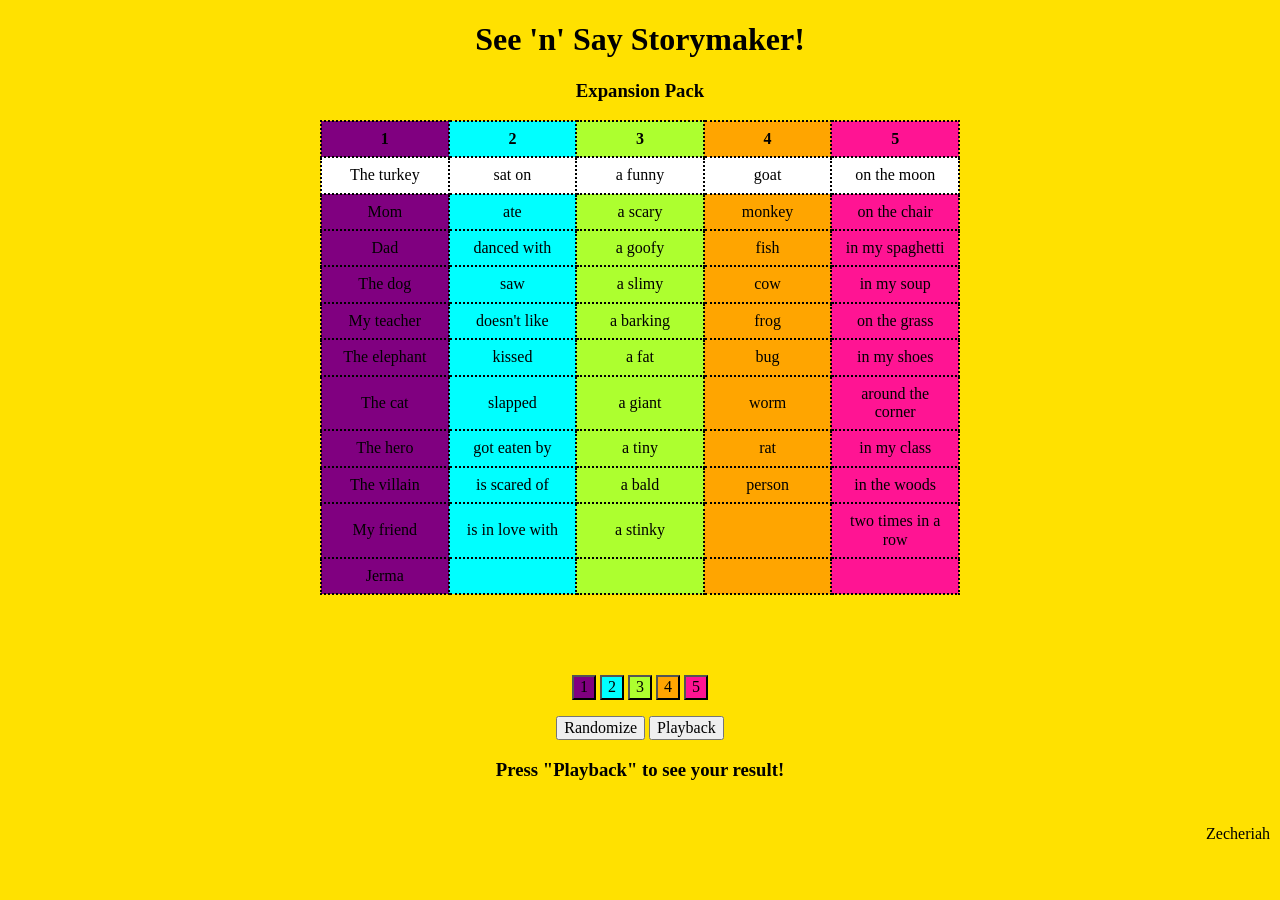
<file: assignment-1/index.html>
<!DOCTYPE html>
<html lang="en">
    <head>
        <meta charset="utf-8" />
        <title>See 'n' Say Storymaker</title>
        <meta name="viewport" content="width=device-width, initial-scale=1.0" />
        <link href="css/normalize.css" rel="stylesheet" />
        <link href="css/styles.css" rel="stylesheet" />
        <script src="js/storymaker.js" defer></script>
    </head>

    <body>
        <h1>See 'n' Say Storymaker!</h1>
        <h3>Expansion Pack</h3>

        <table>
			<thead>
				<tr>
					<th>1</th>
					<th>2</th>
					<th>3</th>
					<th>4</th>
                    <th>5</th>
				</tr>
			</thead>
			<tbody>
                <tr>
                    <!-- td fields are created and filled out out dynamically with js -->
                    <!-- all index 0 fields are selected by default -->
					<td class="selected">loading...</td>
					<td class="selected"></td>
					<td class="selected"></td>
                    <td class="selected"></td>
                    <td class="selected"></td>
				</tr>

                <!-- more tr elements are created with js -->
			</tbody>
		</table>

        <div id="wordButtons">
            <button>1</button>
            <button>2</button>
            <button>3</button>
            <button>4</button>
            <button>5</button>
        </div>

        <button id="random">Randomize</button>
        <button id="submit">Playback</button>
        <h3 id="output">Press "Playback" to see your result!</h3>

        <footer><p>Zecheriah</p></footer>
    </body>
</html>
</file>
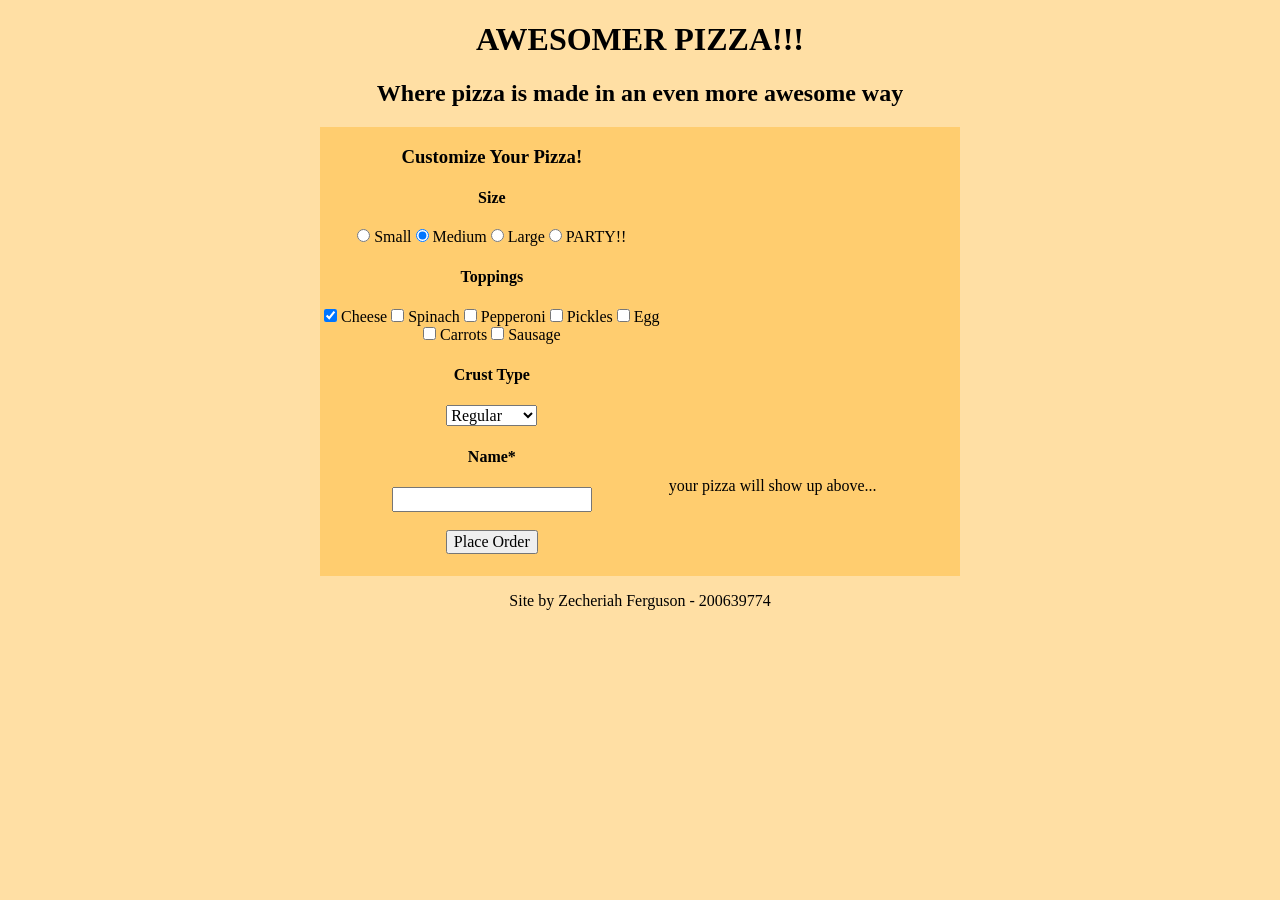
<file: assignment-2/index.html>
<!DOCTYPE html>
<html lang="en">
    <head>
        <meta charset="utf-8" />
        <title>AWESOMER PIZZA!!!</title>
        <meta name="viewport" content="width=device-width, initial-scale=1.0" />
        <link href="css/normalize.css" rel="stylesheet" />
        <link href="css/styles.css" rel="stylesheet" />
        <script src="js/pizza.js" defer></script>
    </head>

    <body>
        <header>
            <h1>AWESOMER PIZZA!!!</h1>
            <h2>Where pizza is made in an even more awesome way</h2>
        </header>

        <main>
            <!-- NOTE: this form was adapted from one of my previous assignmented in HTML-CSS-JS fundamentals -->
            <form method="post">
                <h3>Customize Your Pizza!</h3>

                <!-- size: resizes the pizza visual accordingly -->
                <div>
                    <h4>Size</h4>
                    
                    <input type="radio" name="size" id="small" value="Small" />
                    <label for="small">Small</label>
                    
                    <!-- default -->
                    <input type="radio" name="size" id="medium" value="Medium" checked/>
                    <label for="medium">Medium</label>
                    
                    <input type="radio" name="size" id="large" value="Large" />
                    <label for="large">Large</label>

                    <input type="radio" name="size" id="party" value="Party" />
                    <label for="party">PARTY!!</label>
                </div>

                <!-- toppings: adds these ontop of the pizza visual -->
                <div>
                    <h4>Toppings</h4>

                    <input type="checkbox" name="toppings[]" id="toppings1" value="Cheese" checked/>
                    <label for="toppings1">Cheese</label>

                    <input type="checkbox" name="toppings[]" id="toppings4" value="Spinach" />
                    <label for="toppings4">Spinach</label>

                    <input type="checkbox" name="toppings[]" id="toppings2" value="Pepperoni" />
                    <label for="toppings2">Pepperoni</label>
                    
                    <input type="checkbox" name="toppings[]" id="toppings5" value="Pickles" />
                    <label for="toppings5">Pickles</label>

                    <input type="checkbox" name="toppings[]" id="toppings6" value="Egg" />
                    <label for="toppings6">Egg</label>

                    <input type="checkbox" name="toppings[]" id="toppings7" value="Carrots" />
                    <label for="toppings7">Carrots</label>

                    <input type="checkbox" name="toppings[]" id="toppings8" value="Sausage" />
                    <label for="toppings8">Sausage</label>

                    <!-- also "Secret" only accessible with inspect element -->
                </div>

                <!-- crust type: changes the main pizza image below all the toppings -->
                <div>
                    <h4>Crust Type</h4>

                    <select name="crust" id="crust">
                        <option value="Regular">Regular</option>
                        <option value="Thin">Thin Crust</option>
                        <option value="Deep">Deep Dish</option>
                        <option value="Evil">Evil Crust</option>
                    </select>
                </div>

                <div>
                    <h4>Name*</h4>
                    <input type="text" name="name" id="name" required />
                </div>

                <br />

                <button type="submit" id="submit">Place Order</button>

                <div>
                    <h4 id="error"></h4>
                </div>
            </form>

            <aside>
                <div id="visuals"></div>
                <h4 id="desc"></h4>
                <p id="message">your pizza will show up above...</p>
            </aside>
        </main>

        <footer>
            <p>DYNAMICALLY ADD STUFF HERE</p>
        </footer>
    </body>
</html>
</file>
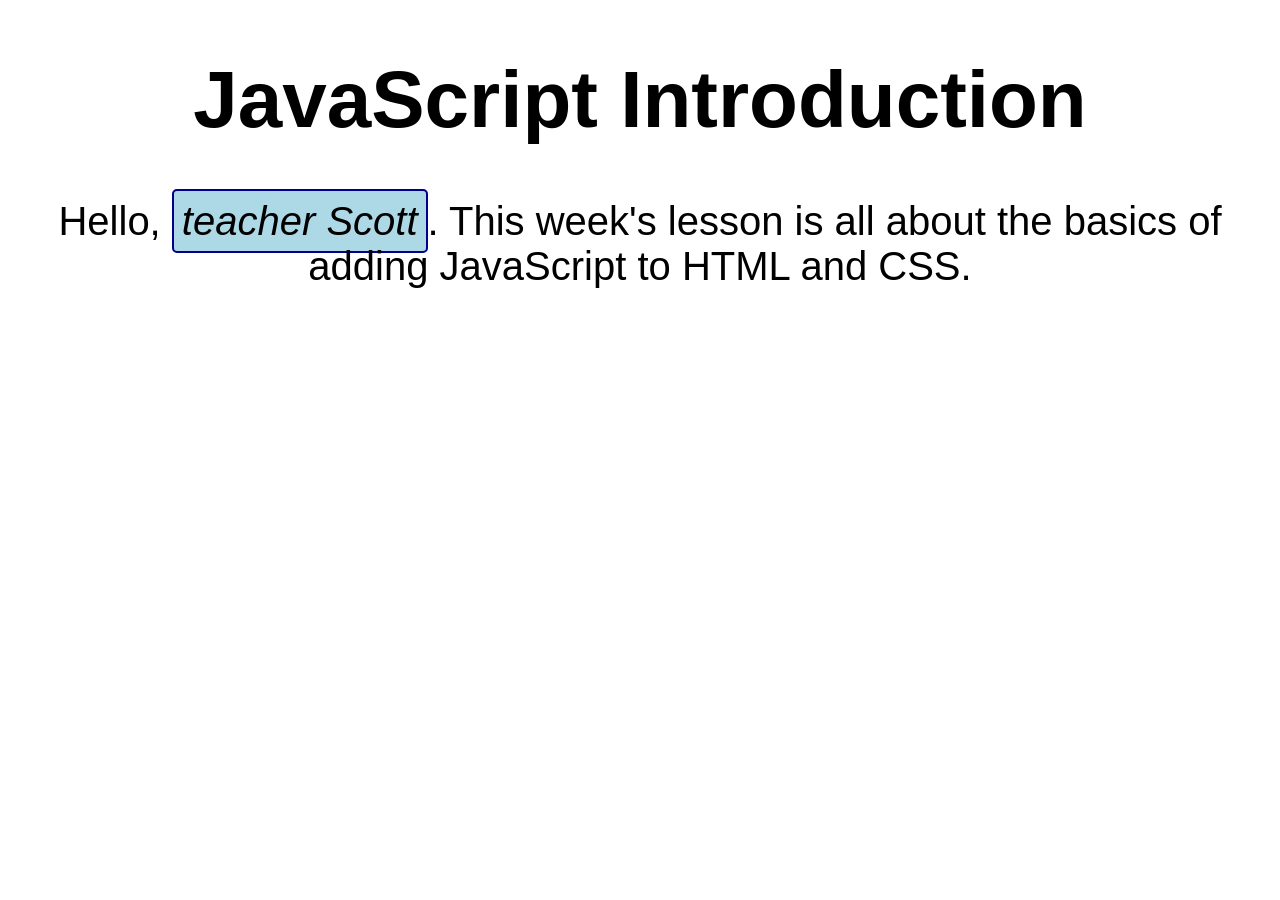
<file: lesson-1/index.html>
<!DOCTYPE html>
<html lang="en">
<head>
	<meta charset="UTF-8">
	<title>JavaScript Introduction | COMP1073 Client-Side JavaScript</title>
	<link rel="stylesheet" href="css/styles.css">
	<script src="js/script.js" defer></script>
</head>
<body>
	<h1>JavaScript Introduction</h1>
	<p>Hello, <em>teacher Scott</em>. This week's lesson is all about the basics of adding JavaScript to HTML and CSS.</p>
</body>
</html>
</file>
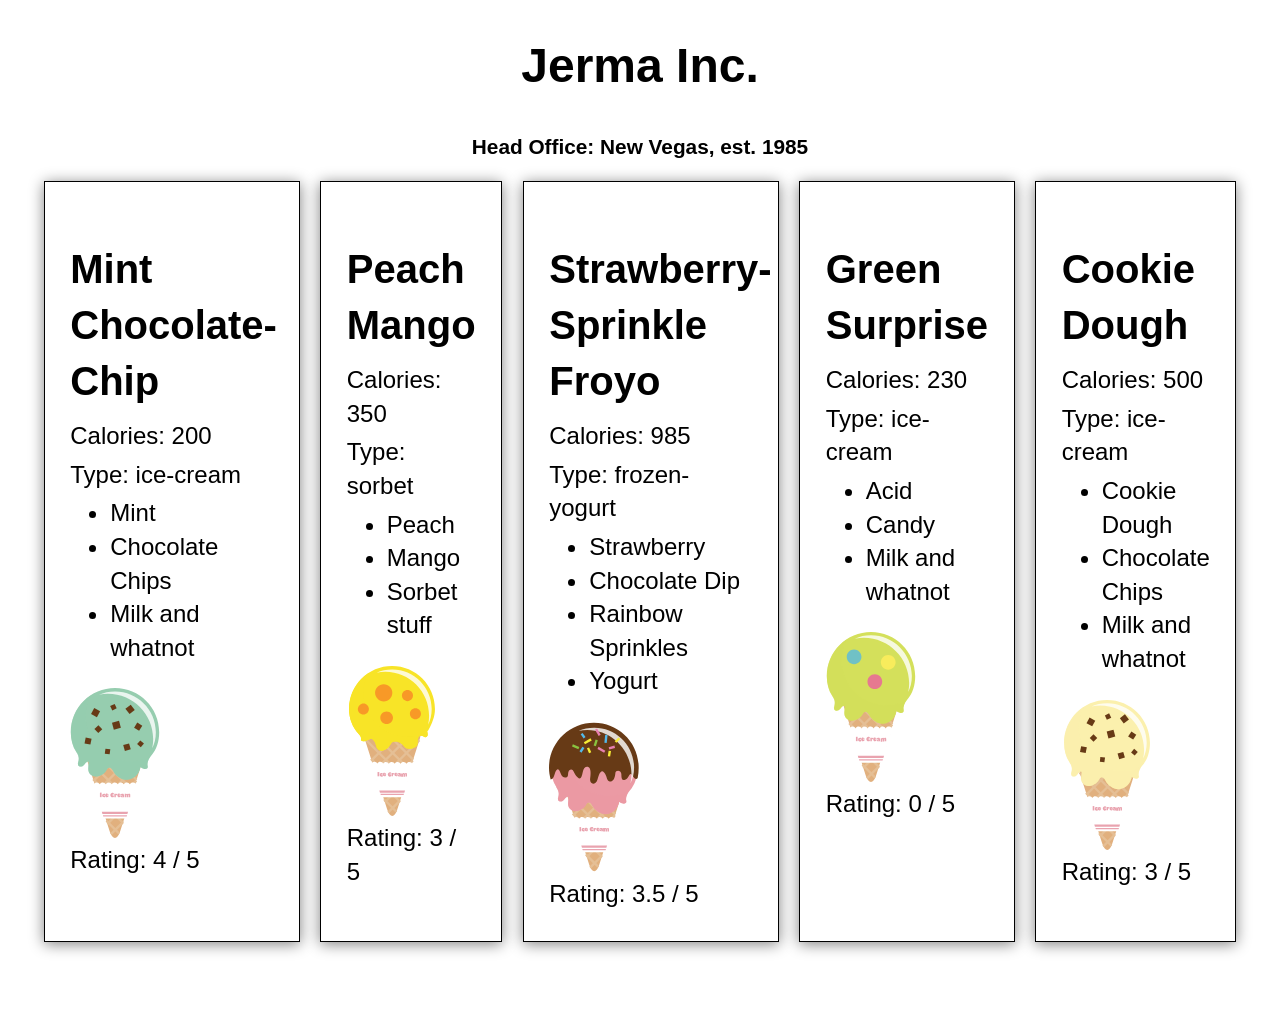
<file: lesson-10/index.html>
<!DOCTYPE html>
<html lang="en">
<head>
	<meta charset="utf-8" />
	<title>JavaScript Object Notation (JSON) | COMP1073 Client-Side JavaScript</title>
	<meta name="viewport" content="width=device-width, initial-scale=1.0" />
	<link href="css/normalize.css" rel="stylesheet" />
	<link href="css/styles.css" rel="stylesheet" />
	<script src="js/json.js" defer></script>
</head>

<body>
	<!-- DONE ALREADY 1: Build out a HEADER and a SECTION element -->
	<header></header>
	<section></section>
	<!-- Proceed to js/json.js for the remainder of the lesson -->
</body>
</html>
</file>
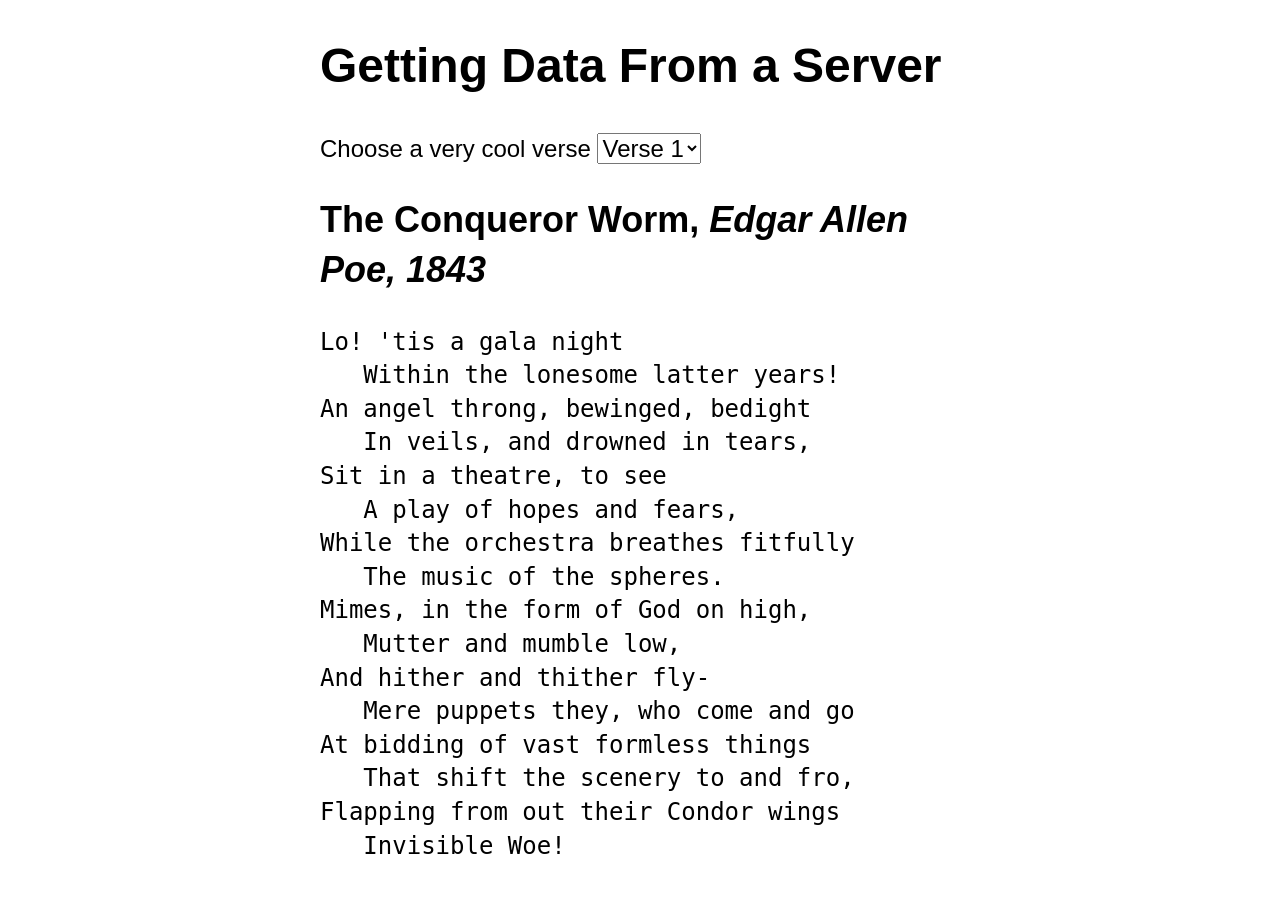
<file: lesson-11/index.html>
<!DOCTYPE html>
<html lang="en">
<head>
	<meta charset="utf-8" />
	<title>Getting Data From a Server | COMP1073 Client-Side JavaScript</title>
	<meta name="viewport" content="width=device-width, initial-scale=1.0" />
	<link href="css/normalize.css" rel="stylesheet" />
	<link href="css/styles.css" rel="stylesheet" />
	<script src="js/poetry.js" defer></script>
</head>

<body>
	<h1>Getting Data From a Server</h1>
	<form>
		<label for="verse-choose">Choose a very cool verse</label>
		<select id="verse-choose" name="verse-choose">
			<option value="verse1" selected>Verse 1</option>
			<option value="verse2">Verse 2</option>
			<option value="verse3">Verse 3</option>
			<option value="verse4">Verse 4</option>
			<option value="error">Error</option>
			<option value="jerma">Jerma</option>
		</select>
	</form>
	<h2>The Conqueror Worm, <em>Edgar Allen Poe, 1843</em></h2>
	<pre>
	</pre>
</body>
</html>
</file>
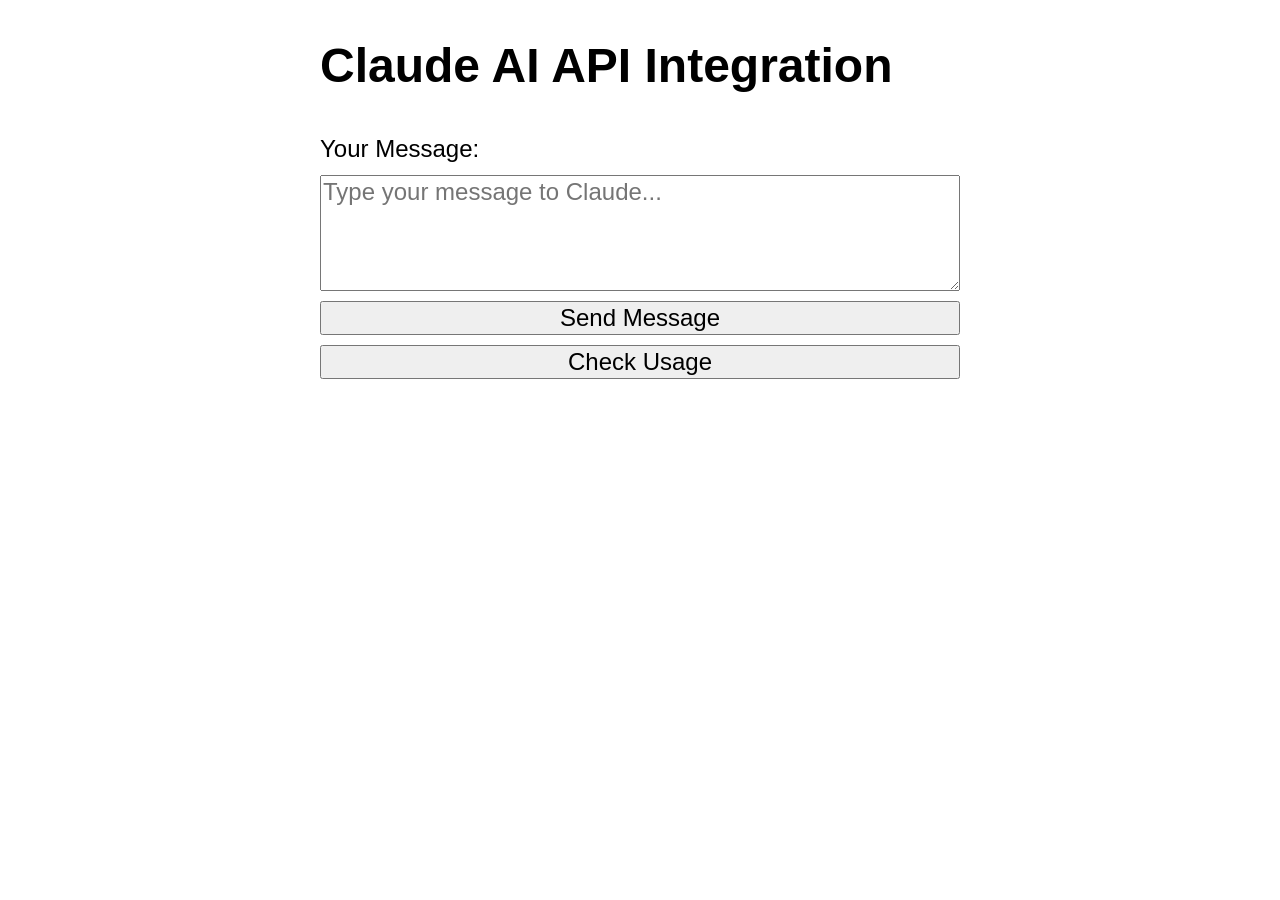
<file: lesson-12/index.html>
<!DOCTYPE html>
<html lang="en">
<head>
	<meta charset="utf-8" />
	<title>Claude AI API Integration | COMP1073 Client-Side JavaScript</title>
	<meta name="viewport" content="width=device-width, initial-scale=1.0" />
	<link href="css/normalize.css" rel="stylesheet" />
	<link href="css/styles.css" rel="stylesheet" />
	<script src="js/claude-api.js" defer></script>
</head>

<body>
	<h1>Claude AI API Integration</h1>
	
	<form>
		<label for="user-message">Your Message:</label>
		<textarea id="user-message" placeholder="Type your message to Claude..." rows="4"></textarea>
		<button type="button" id="send-message">Send Message</button>
		<button type="button" id="check-usage">Check Usage</button>
	</form>
	
	<section id="results"></section>

	<!-- lab section -->
	<section id="lab" style="display: none">
		<label id="labLabel">Your 2nd Message:</label>
		<textarea id="labTextArea"></textarea>
		<button type="button" id="labButton">Send Follow-up</button>
	</section>
	
	<section id="labResults"></section>

	<!-- Proceed to js/claude-api.js for the remainder of the lesson -->
</body>
</html>
</file>
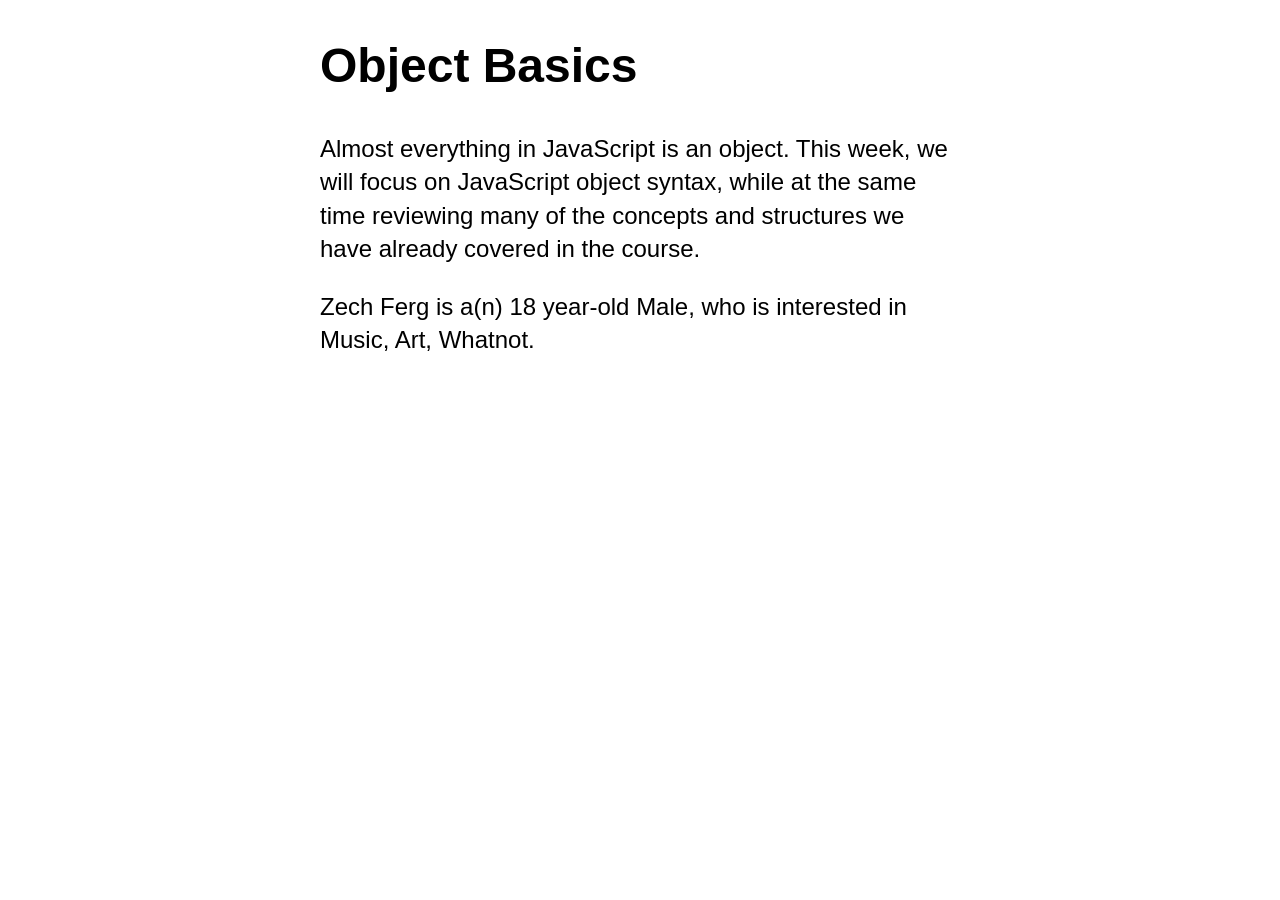
<file: lesson-8/index.html>
<!DOCTYPE html>
<html lang="en">
<head>
	<meta charset="utf-8" />
	<title>Object Basics | COMP1073 Client-Side JavaScript</title>
	<meta name="viewport" content="width=device-width, initial-scale=1.0" />
	<link href="css/normalize.css" rel="stylesheet" />
	<link href="css/styles.css" rel="stylesheet" />
	<script src="js/objects.js" defer></script>
</head>

<body>
	<h1>Object Basics</h1>
	<p>Almost everything in JavaScript is an object. This week, we will focus on JavaScript object syntax, while at the same time reviewing many of the concepts and structures we have already covered in the course.</p>
	<p id="output"></p>
</body>
</html>
</file>
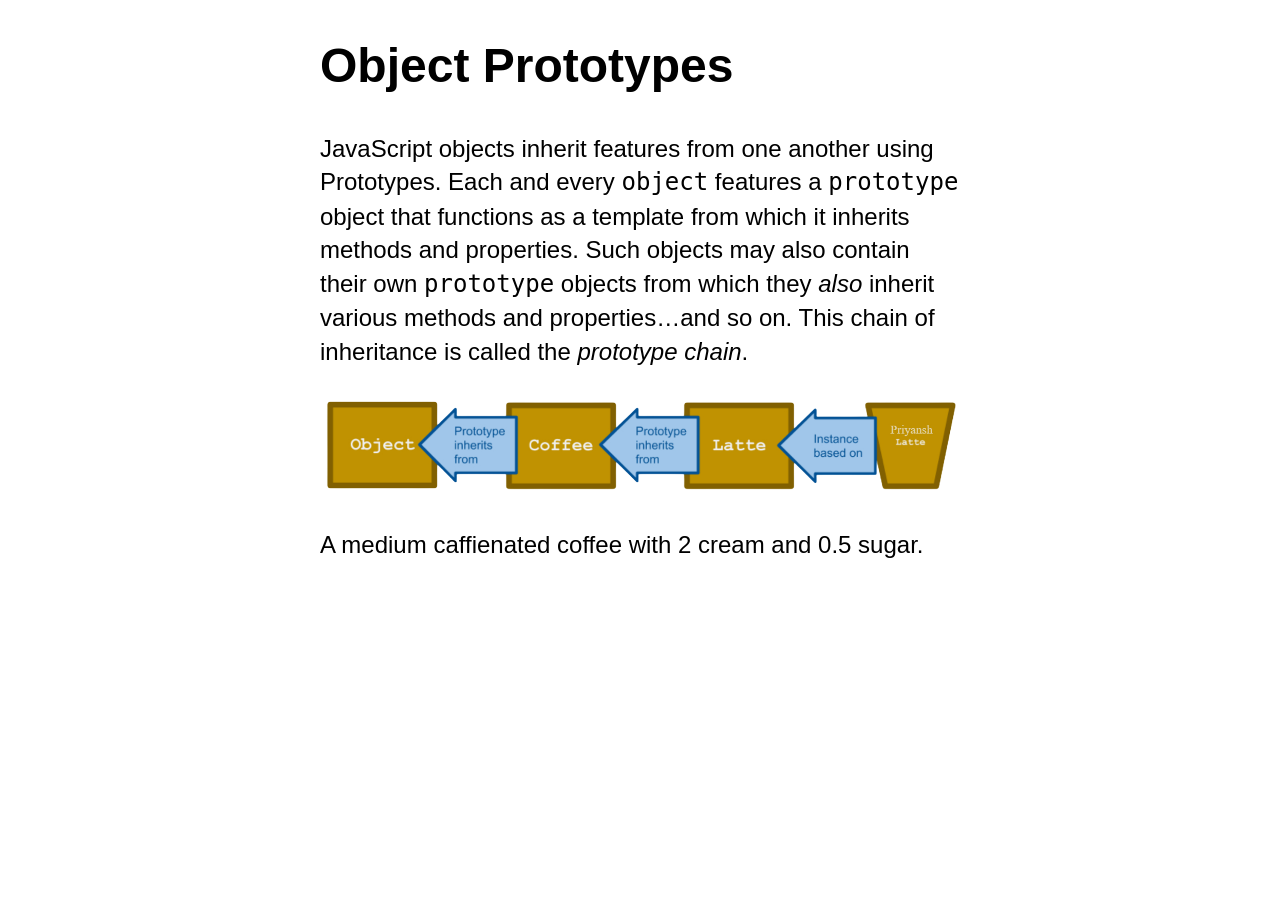
<file: lesson-9/index.html>
<!DOCTYPE html>
<html lang="en">
<head>
	<meta charset="utf-8" />
	<title>Object Prototypes | COMP1073 Client-Side JavaScript</title>
	<meta name="viewport" content="width=device-width, initial-scale=1.0" />
	<link href="css/normalize.css" rel="stylesheet" />
	<link href="css/styles.css" rel="stylesheet" />
	<script src="js/index.js" defer></script>
</head>

<body>
	<h1>Object Prototypes</h1>
	<p>JavaScript objects inherit features from one another using Prototypes. Each and every <code>object</code> features a <code>prototype</code> object that functions as a template from which it inherits methods and properties. Such objects may also contain their own <code>prototype</code> objects from which they <em>also</em> inherit various methods and properties…and so on. This chain of inheritance is called the <dfn>prototype chain</dfn>.</p>
	<p><img src="images/js-prototype-inheritance.png" width="100%" alt="JavaScript Prototype Inheritance" /></p>
	<p id="output"></p>
</body>
</html>
</file>
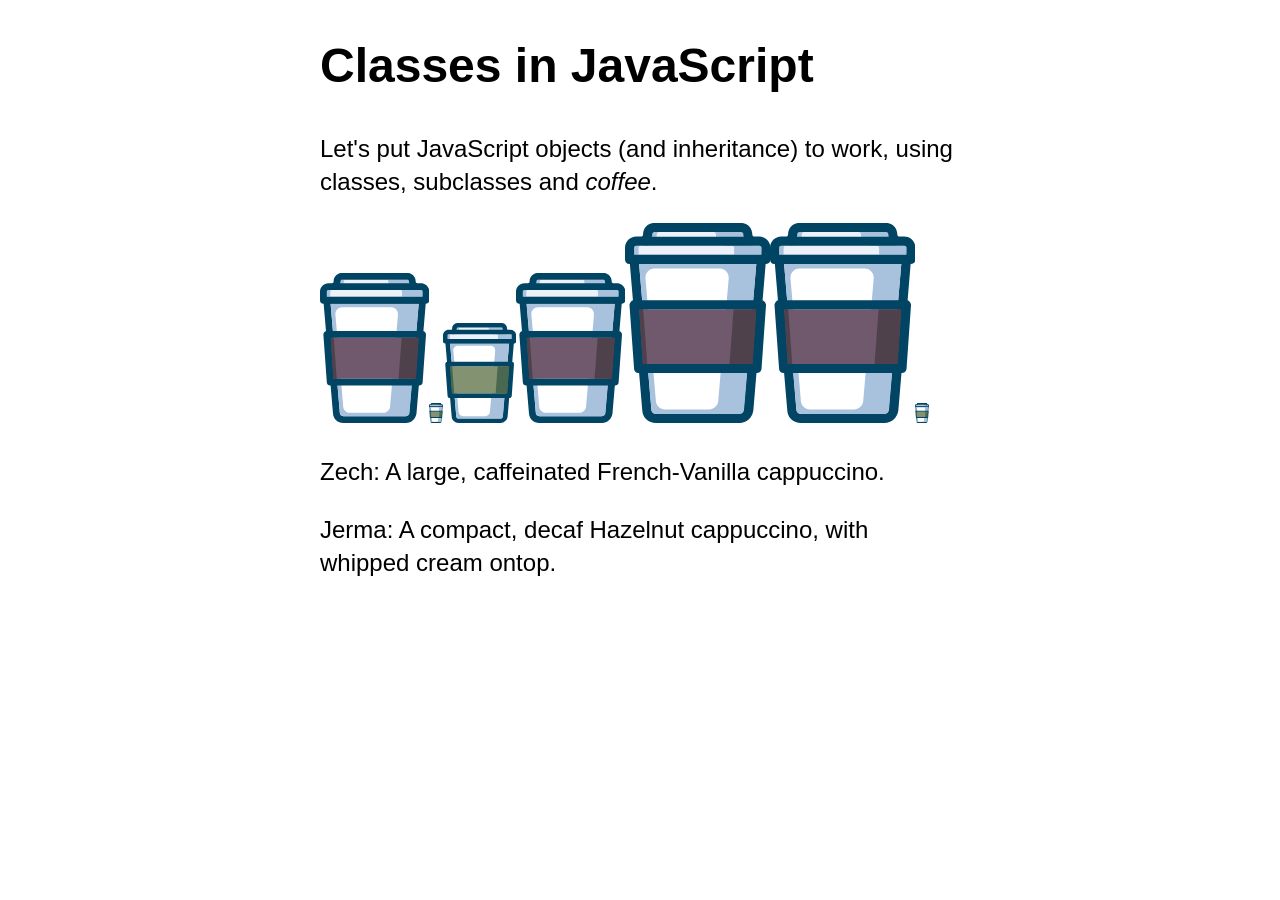
<file: lab-2/coffee.html>
<!DOCTYPE html>
<html lang="en">
<head>
	<meta charset="utf-8" />
	<title>Classes in JavaScript | COMP1073 Client-Side JavaScript</title>
	<meta name="viewport" content="width=device-width, initial-scale=1.0" />
	<link href="css/normalize.css" rel="stylesheet" />
	<link href="css/styles.css" rel="stylesheet" />
	<script src="js/coffee.js" defer></script>
</head>

<body>
	<h1>Classes in JavaScript</h1>
	<p>Let's put JavaScript objects (and inheritance) to work, using classes, subclasses and <em>coffee</em>.</p>
	<p id="output"></p>
	<p id="outputText"></p>
	<p id="outputText2"></p>
</body>
</html>
</file>
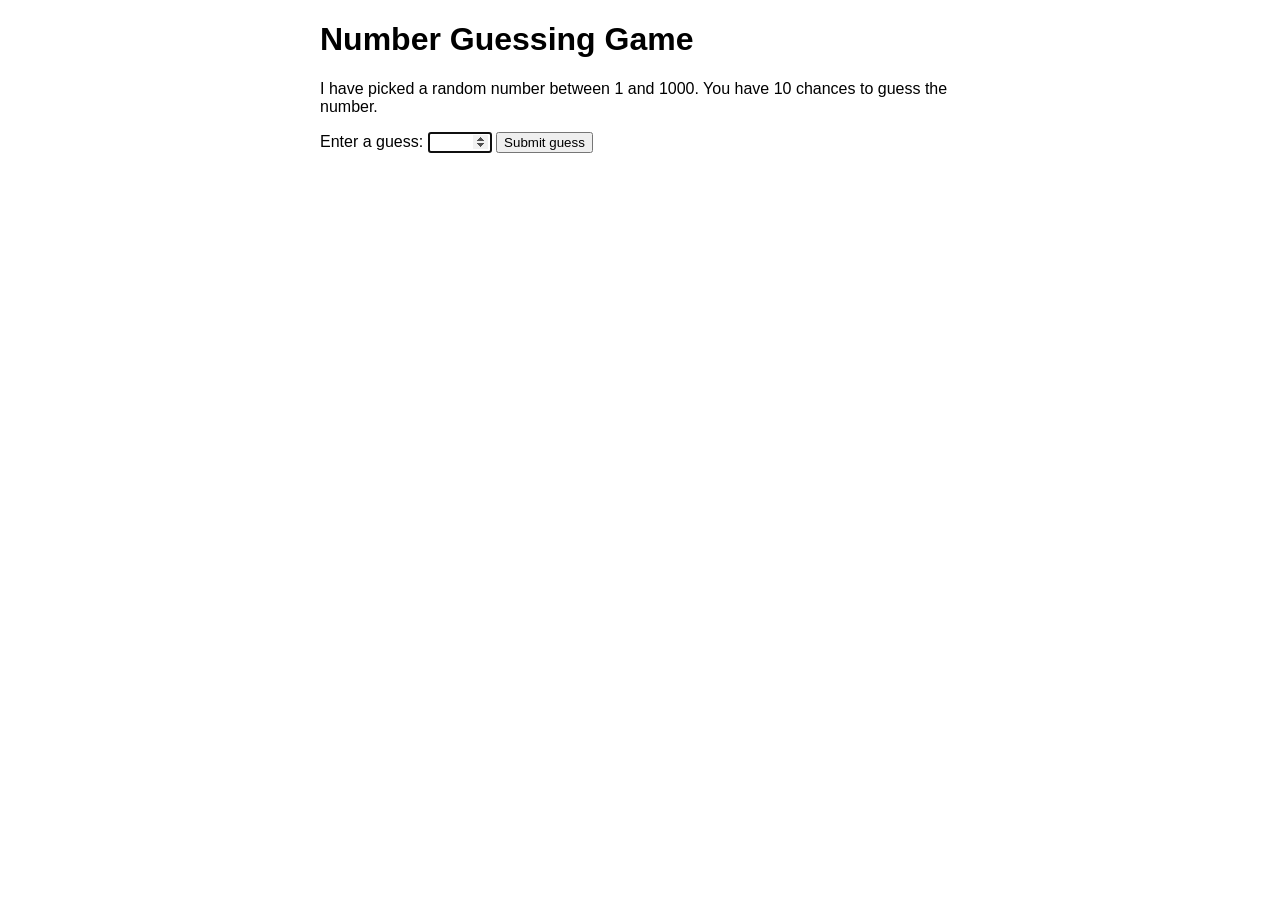
<file: lesson-1/guess.html>
<!DOCTYPE html>
<html lang="en">
	<head>
		<meta charset="utf-8">
		<title>Number Guessing Game | COMP1073 Client-Side JavaScript</title>
		<link rel="stylesheet" href="css/guess.css" />
		
	</head>

	<body>
		<h1>Number Guessing Game</h1>
		<p>I have picked a random number between 1 and 1000. You have 10 chances to guess the number.</p>

		<!-- Guessing form controls -->
		<label for="guessField">Enter a guess: </label>
		<input type="number" id="guessField" min="1" max="1000">
		<button>Submit guess</button>

		<!-- Elements to contain feedback for user -->
		<section>
			<p id="guesses"></p>
			<p id="lastResult"></p>
			<p id="lowOrHi"></p>
		</section>

		<script>
			// DONE 1: Initialize game variables
			// DONE 1a: Pick random number
			// ? random is decimal between 0 and 1
			let randomNumber = Math.floor(Math.random() * 1000);
			// DONE 1b: Create variables to represent the three paragraphs above that will contain user feedback
			const guesses = document.querySelector("#guesses");
			const lastResult = document.querySelector("#lastResult");
			const lowOrHigh = document.querySelector("#lowOrHi");

			// DONE 1c: Create variables to represent the guessing form
			const guessField = document.querySelector("#guessField");
			const guessSubmit = document.querySelector("button");

			// DONE 1d: Create variables to initialize counter for number of guesses
			let guessCount = 0;
			// DONE 1e: Variable for reset button
			let resetButton;


			// DONE 2: Put focus on the field that allows user to type in guesses
			guessField.focus();

			// DONE 3: Build a function to check the user's guess
			function checkGuess() {
				// DONE 3b: Create a variable to contain what number the user entered
				let userGuess = Number(guessField.value);
				console.log(userGuess);
				// DONE 3c: If this is the first guess, add some text to the screen as a label for listing previous guesses for reference
				if (guessCount == 0) {
					guesses.textContent = "Previous guesses: ";
				}
				
				
				// DONE 3d: Add the user's current guess to that list, plus a space
				guesses.textContent += userGuess + " ";

				// DONE 985: Conditional - the user guessed an awesome number
				if (userGuess == 985) {
					lastResult.textContent = "Jerma";
					lastResult.style.backgroundColor = "blue";
				}
				
				// DONE 3e: Conditional - the user guessed correctly
				else if (userGuess == randomNumber) {
					// Output a success message, then end the game
					lastResult.textContent = "You guessed the number!";
					lastResult.style.backgroundColor = "green";
					lowOrHigh.textContent = "";
					setGameOver();
				}
				// DONE 3f: Conditional - the user is all out of guesses
				else if ( guessCount == 10 ) {
					// Output an appropriate message, then end the game
					lastResult.textContent = "you're a failure.";
					lastResult.style.backgroundColor = "red";

					setGameOver();
				}
				// DONE 3g: Conditional - the user's guess is incorrect
				else {
					// Output an appropriate message
					lastResult.textContent = "wrong.";
					lastResult.style.backgroundColor = "orange";
					
					// If the guess is too low, let the user know
					if(userGuess < randomNumber) {
						lowOrHigh.textContent = "too low";
					}
					
					// Else if the guess is too high, let the user know
					else {
						lowOrHigh.textContent = "too high";
					}
				}
				
				// DONE 3h: Increment the guess count, move focus to the guess field for the next guess, and clear out the old input
				guessCount += 1;
			}
			// DONE 4: Build a function called gameOver() to end the game
			function setGameOver() {
				// DONE 4a: Disable the guessing field and submit button
				guessField.disabled = true;
				guessSubmit.disabled = true;
				// DONE 4b: Change the textContent of the #lowOrHi paragraph to a short phrase indicating that the game is over, and that the user can start a new game by refreshing the browser page or tab
				lowOrHigh.textContent = "Game over";
				// DONE 4c: Create a new game button
				resetButton = document.createElement("button");
				document.body.append(resetButton);
				resetButton.textContent = "New Game";
				resetButton.addEventListener("click", resetGame);
			}
			// DONE 3a: Add an event listener for the guess form button that calls the checkGuess function, then test that the event listener is working and that it invokes the function
			// ? I believe by not putting the () after checkGuess, it's a reference, rather than an invoked method that would run when this line does.
			guessSubmit.addEventListener("click", checkGuess);
			// This page inspired by and adapted from https://developer.mozilla.org/en-US/docs/Learn/JavaScript/First_steps/A_first_splash

			//this was just copy pasted
			// STEP 5: Build a function to start a new game
			function resetGame() {
				// STEP 5a: Restore the guessCount variable to 1
				guessCount = 1;
				// STEP 5b: Clear out all the old messages in the paragraphs below the guessing form - this will need a loop
				const resetParas = document.querySelectorAll('section p');
				for (var i = 0 ; i < resetParas.length ; i++) {
					resetParas[i].textContent = '';
				}
				// STEP 5c: Remove the reset button
				resetButton.parentNode.removeChild(resetButton);
				// STEP 5d: Re-enable the guessing form, clear out any old input, then put focus on the field
				guessField.disabled = false;
				guessSubmit.disabled = false;
				guessField.value = '';
				guessField.focus();
				// STEP 5e: Change background color of lastResult paragraph back to white
				lastResult.style.backgroundColor = 'white';
				// STEP 5f: Generate a new random number
				randomNumber = Math.floor(Math.random() * 100) + 1;
			}
		</script>
	</body>
</html>
</file>
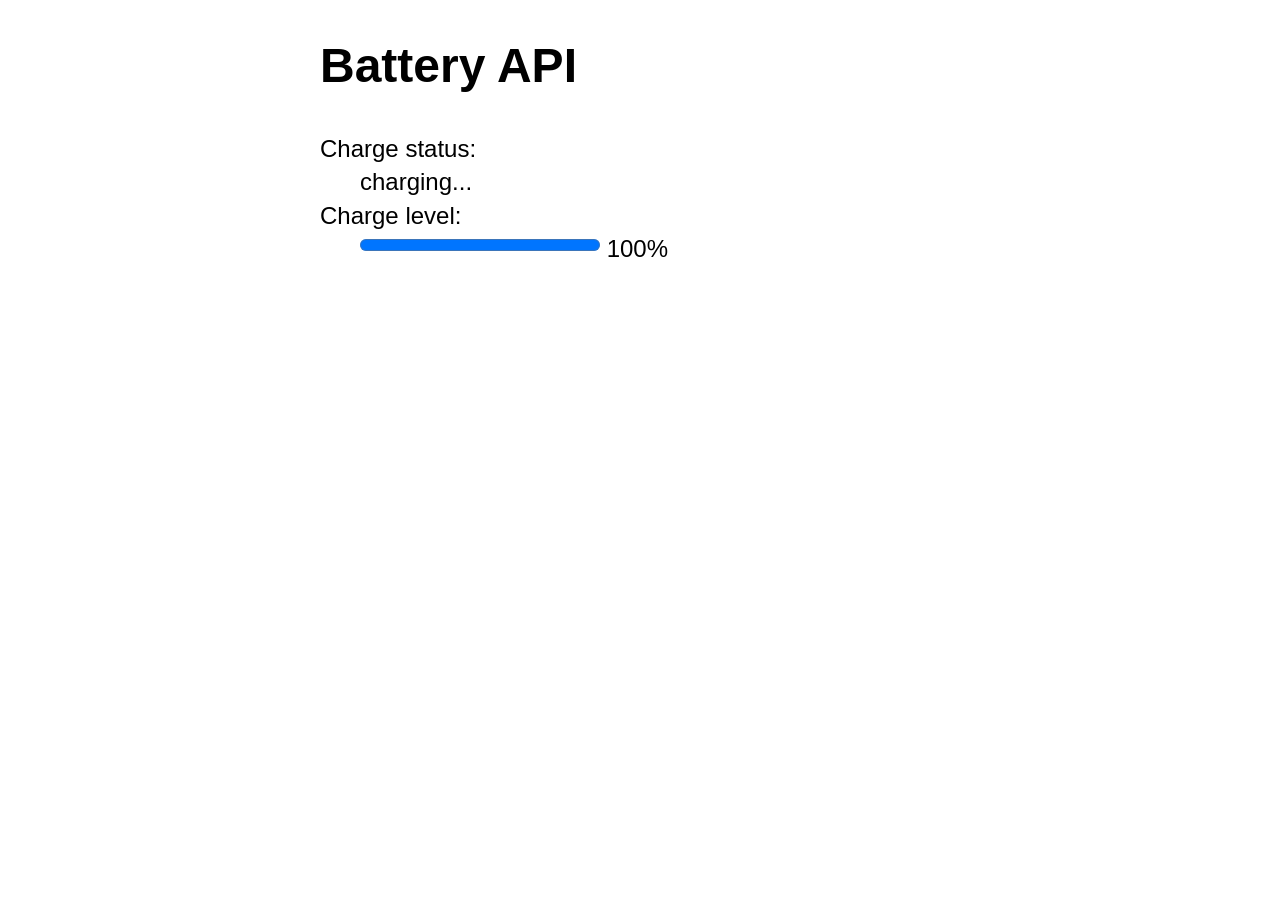
<file: lesson-11/battery.html>
<!DOCTYPE html>
<html lang="en">
<head>
	<meta charset="utf-8" />
	<title>Battery API | COMP1073 Client-Side JavaScript</title>
	<meta name="viewport" content="width=device-width, initial-scale=1.0" />
	<link href="css/normalize.css" rel="stylesheet" />
	<link href="css/styles.css" rel="stylesheet" />
	<script src="js/battery.js" defer></script>
</head>

<body>
	<h1>Battery API</h1>
	<dl id="battery">
		<dt>Charge status:</dt>
		<dd></dd>
		<dt>Charge level:</dt>
		<dd>
			<progress max="100" value="0"></progress>
			<output></output>
		</dd>
	</dl>
</body>
</html>
</file>
<file: assignment-1/css/styles.css>
body {
    background-color: rgb(255, 225, 0);

    text-align: center;
}

table {
    border-collapse: collapse;

    width: 50%;
    table-layout: fixed;

    margin: auto;
}

td, th {
    padding: .5em;

    border: 2px dotted #000000;

    text-align: center;
}

#wordButtons {
    margin-top: 5em;
    margin-bottom: 1em;
}

/* all columns and corresponding buttons colouring */
tr td:nth-of-type(1), tr th:nth-of-type(1), #wordButtons button:nth-of-type(1) {
    background-color: purple;
}
tr td:nth-of-type(2), tr th:nth-of-type(2), #wordButtons button:nth-of-type(2) {
    background-color: cyan;
}
tr td:nth-of-type(3), tr th:nth-of-type(3), #wordButtons button:nth-of-type(3) {
    background-color: greenyellow;
}
tr td:nth-of-type(4), tr th:nth-of-type(4), #wordButtons button:nth-of-type(4) {
    background-color: orange;
}
tr td:nth-of-type(5), tr th:nth-of-type(5), #wordButtons button:nth-of-type(5) {
    background-color: deeppink;
}

.selected {
    background-color: white !important;
}

footer {
    text-align: right;
    padding: 10px;
}
</file>
<file: assignment-2/css/styles.css>
body {
    width: 50%;
    margin: auto;
    text-align: center;

    background-color: rgb(255, 223, 164);
}
main {
    display: flex;
}

form {
    background-color: rgb(255, 205, 111);

    width: 60%;
}

aside {
    background-color: rgb(255, 205, 111);

    width: 50%;

    padding: 5px;

    position: relative;

    text-align: center;
    justify-content: center;
}

#pizza {
    margin: auto;

    background-color: aliceblue;
}

.pizzaImg {
    /* overlap each img */
    position: absolute;
    top: 10vh;
    left: 2vw;

    /* prevent antialiasing (which caused pizza to be blurry at large sizes) https://developer.mozilla.org/en-US/docs/Web/CSS/Reference/Properties/image-rendering */
    image-rendering: crisp-edges;

    margin: auto;
    text-align: center;
}

#message {
    /* show at bottom (thank you https://stackoverflow.com/a/526041) */
    position: absolute;
    bottom: 5vw;
}
</file>
<file: lesson-1/css/styles.css>
@charset "utf-8";
html {
	font-family: sans-serif;
	font-size: 250%;
	text-align: center;
}
p em {
	background-color: lightblue;
	border: 2px solid darkblue;
	border-radius: 5px;
	padding: 0.2em;
	cursor: pointer;
}
</file>
<file: lesson-10/css/styles.css>
@charset "utf-8";

html {
	box-sizing: border-box;
  }
*, *:before, *:after {
	box-sizing: inherit;
}

body {
	font-family: sans-serif;
	font-size: 150%;
	line-height: 1.4;
	width: 80%;
	margin: 0 auto;
}

/* header styles */

h1 {
  font-size: 3rem;
  text-align: center;
}

header p {
  font-size: 1.3rem;
  font-weight: bold;
  text-align: center;
}

/* section styles */
section {
	display: flex;
	justify-content: center;
	margin-bottom: 5rem;
}
section article {
	border: 1px solid black;
	box-shadow: 0 2px 14px grey;
	padding: 2.5%;
	width: 25%;
	margin: 0 1%;
}
article img {
	display: block;
	height: 150px;
	width: 90px;
}
section p {
  margin: 5px 0;
}

section ul {
  margin-top: 0;
}

h2 {
  font-size: 2.5rem;
  margin-bottom: 10px;
}
</file>
<file: lesson-11/css/styles.css>
/* Page Styles */
@charset "utf-8";
body {
	font-family: sans-serif;
	font-size: 150%;
	line-height: 1.4;
	width: 640px;
	margin-left: auto;
	margin-right: auto;
}
</file>
<file: lesson-12/css/styles.css>
/* Page Styles */
@charset "utf-8";
body {
	font-family: sans-serif;
	font-size: 150%;
	line-height: 1.4;
	width: 640px;
	margin-left: auto;
	margin-right: auto;
}

form {
	display: flex;
	flex-direction: column;
	gap: 10px;
}

/* 2nd response is coloured auqa to be distinct */
#labResults {
	background-color: aquamarine;
}
</file>
<file: lesson-8/css/styles.css>
/* Page Styles */
@charset "utf-8";
body {
	font-family: sans-serif;
	font-size: 150%;
	line-height: 1.4;
	width: 640px;
	margin-left: auto;
	margin-right: auto;
	/* transition: all 1s; */
}
</file>
<file: lesson-9/css/styles.css>
/* Page Styles */
@charset "utf-8";
body {
	font-family: sans-serif;
	font-size: 150%;
	line-height: 1.4;
	width: 640px;
	margin-left: auto;
	margin-right: auto;
	/* transition: all 1s; */
}
</file>
<file: lab-2/css/styles.css>
/* Page Styles */
@charset "utf-8";
body {
	font-family: sans-serif;
	font-size: 150%;
	line-height: 1.4;
	width: 640px;
	margin-left: auto;
	margin-right: auto;
	/* transition: all 1s; */
}
</file>
<file: lesson-1/css/guess.css>
@charset "utf-8";

html {
	font-family: sans-serif;
}
body {
	width: 50%;
	max-width: 800px;
	min-width: 480px;
	margin: 0 auto;
}
#lastResult {
	color: white;
	padding: 3px;
}
</file>
